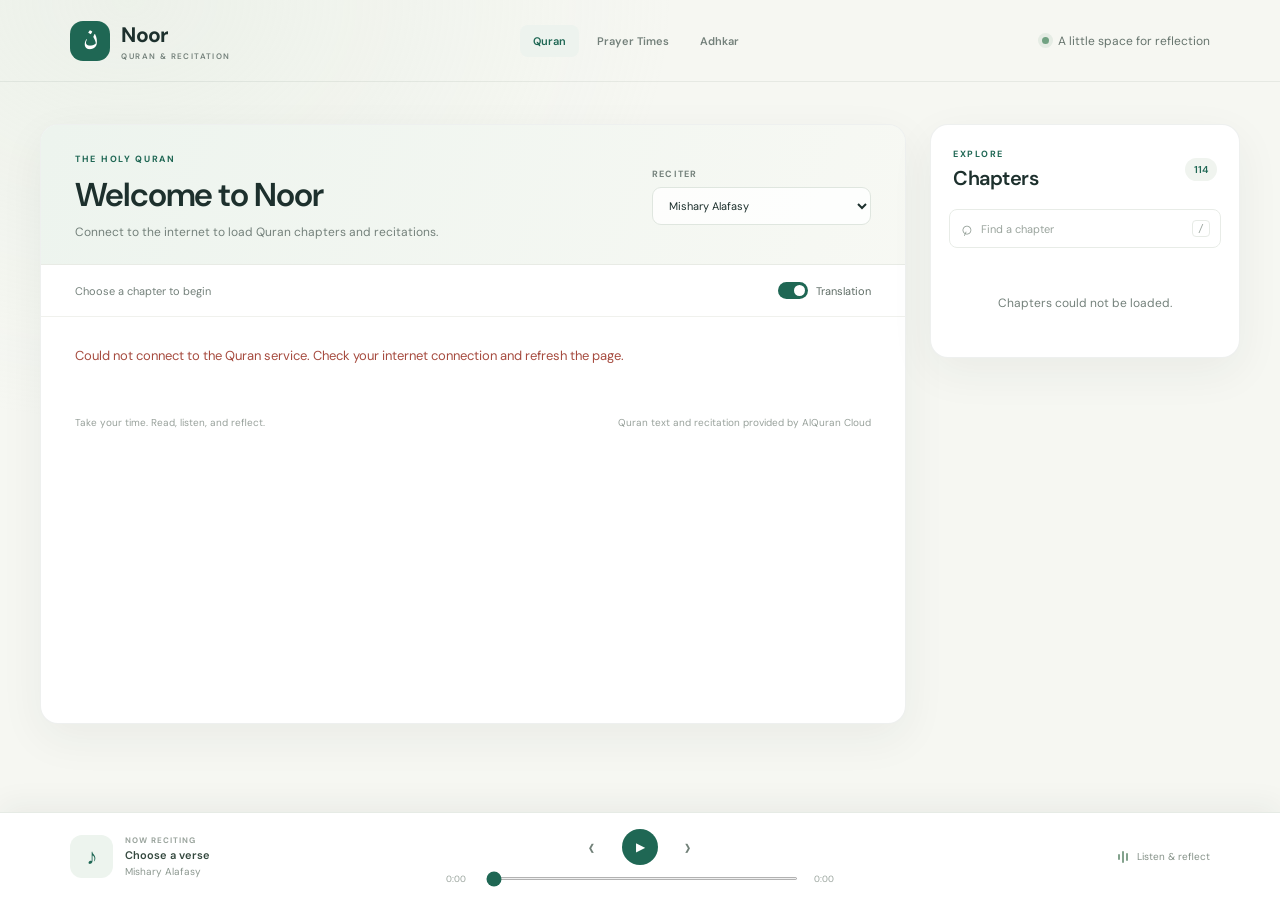
<file: index.html>
<!DOCTYPE html>
<html lang="en">
<head>
    <meta charset="UTF-8">
    <meta name="viewport" content="width=device-width, initial-scale=1.0">
    <meta name="theme-color" content="#f6f7f2">
    <meta name="description" content="Read the Quran and listen to beautiful recitations, one verse at a time.">
    <title>Noor — Quran Reader & Recitation</title>
    <link rel="preconnect" href="https://fonts.googleapis.com">
    <link rel="preconnect" href="https://fonts.gstatic.com" crossorigin>
    <link href="https://fonts.googleapis.com/css2?family=DM+Sans:wght@400;500;600;700&family=Amiri:wght@400;700&display=swap" rel="stylesheet">
    <link rel="stylesheet" href="style.css">
    <script src="script.js" defer></script>
</head>
<body>
    <header class="topbar">
        <a class="brand" href="index.html" aria-label="Noor home">
            <span class="brand-mark" aria-hidden="true">ن</span>
            <span>Noor<span class="brand-subtitle">QURAN & RECITATION</span></span>
        </a>
        <nav class="site-nav" aria-label="Main navigation">
            <a href="index.html" aria-current="page">Quran</a>
            <a href="prayer-times.html">Prayer Times</a>
            <a href="adhkar.html">Adhkar</a>
        </nav>
        <p class="topbar-note"><span class="status-dot"></span>A little space for reflection</p>
    </header>

    <main class="layout">
        <section class="reader-panel" aria-labelledby="surah-title">
            <div class="reader-heading">
                <div>
                    <p class="eyebrow">THE HOLY QURAN</p>
                    <h1 id="surah-title">Loading Quran…</h1>
                    <p id="surah-details" class="surah-details">Please wait while the reader is prepared.</p>
                </div>
                <div class="reader-actions">
                    <label class="select-label" for="reciter-select">RECITER</label>
                    <select id="reciter-select" aria-label="Choose reciter">
                        <option value="ar.alafasy">Mishary Alafasy</option>
                        <option value="ar.abdurrahmaansudais">Abdurrahman As-Sudais</option>
                        <option value="ar.husary">Mahmoud Khalil Al-Husary</option>
                        <option value="ar.minshawi">Mohamed Siddiq Al-Minshawi</option>
                    </select>
                </div>
            </div>

            <div class="reader-toolbar">
                <span id="reading-progress">Choose a chapter to begin</span>
                <label class="translation-toggle">
                    <input id="translation-toggle" type="checkbox" checked>
                    <span class="toggle-track" aria-hidden="true"></span>
                    <span>Translation</span>
                </label>
            </div>

            <div id="reader-message" class="reader-message" role="status" aria-live="polite">
                Loading chapters…
            </div>
            <div id="verses" class="verses" aria-live="polite"></div>
            <div class="reader-footer">
                <span>Take your time. Read, listen, and reflect.</span>
                <span>Quran text and recitation provided by AlQuran Cloud</span>
            </div>
        </section>

        <aside class="chapters-panel" aria-labelledby="chapters-heading">
            <div class="chapters-heading">
                <div>
                    <p class="eyebrow">EXPLORE</p>
                    <h2 id="chapters-heading">Chapters</h2>
                </div>
                <span id="chapter-count" class="chapter-count">114</span>
            </div>
            <label class="search-box">
                <span class="search-icon" aria-hidden="true">⌕</span>
                <input id="chapter-search" type="search" placeholder="Find a chapter" autocomplete="off" aria-label="Find a chapter">
                <kbd>/</kbd>
            </label>
            <div id="chapter-list" class="chapter-list" aria-label="Quran chapters"></div>
        </aside>
    </main>

    <footer class="audio-dock" aria-label="Audio player">
        <audio id="audio-player" preload="none"></audio>
        <div class="now-playing">
            <div class="audio-art" aria-hidden="true">♪</div>
            <div class="now-playing-copy">
                <span class="audio-overline">NOW RECITING</span>
                <strong id="audio-title">Choose a verse</strong>
                <span id="audio-reciter">Mishary Alafasy</span>
            </div>
        </div>
        <div class="player-controls">
            <div class="control-buttons">
                <button id="previous-verse" class="icon-button" type="button" aria-label="Previous verse" title="Previous verse">‹</button>
                <button id="play-button" class="play-button" type="button" aria-label="Play recitation" title="Play recitation">
                    <span id="play-icon" aria-hidden="true">▶</span>
                </button>
                <button id="next-verse" class="icon-button" type="button" aria-label="Next verse" title="Next verse">›</button>
            </div>
            <div class="seek-row">
                <span id="elapsed-time">0:00</span>
                <input id="seek-bar" type="range" min="0" max="100" value="0" aria-label="Audio position">
                <span id="duration-time">0:00</span>
            </div>
        </div>
        <div class="player-note"><span class="sound-bars" aria-hidden="true"><i></i><i></i><i></i></span><span>Listen & reflect</span></div>
    </footer>
</body>
</html>
</file>
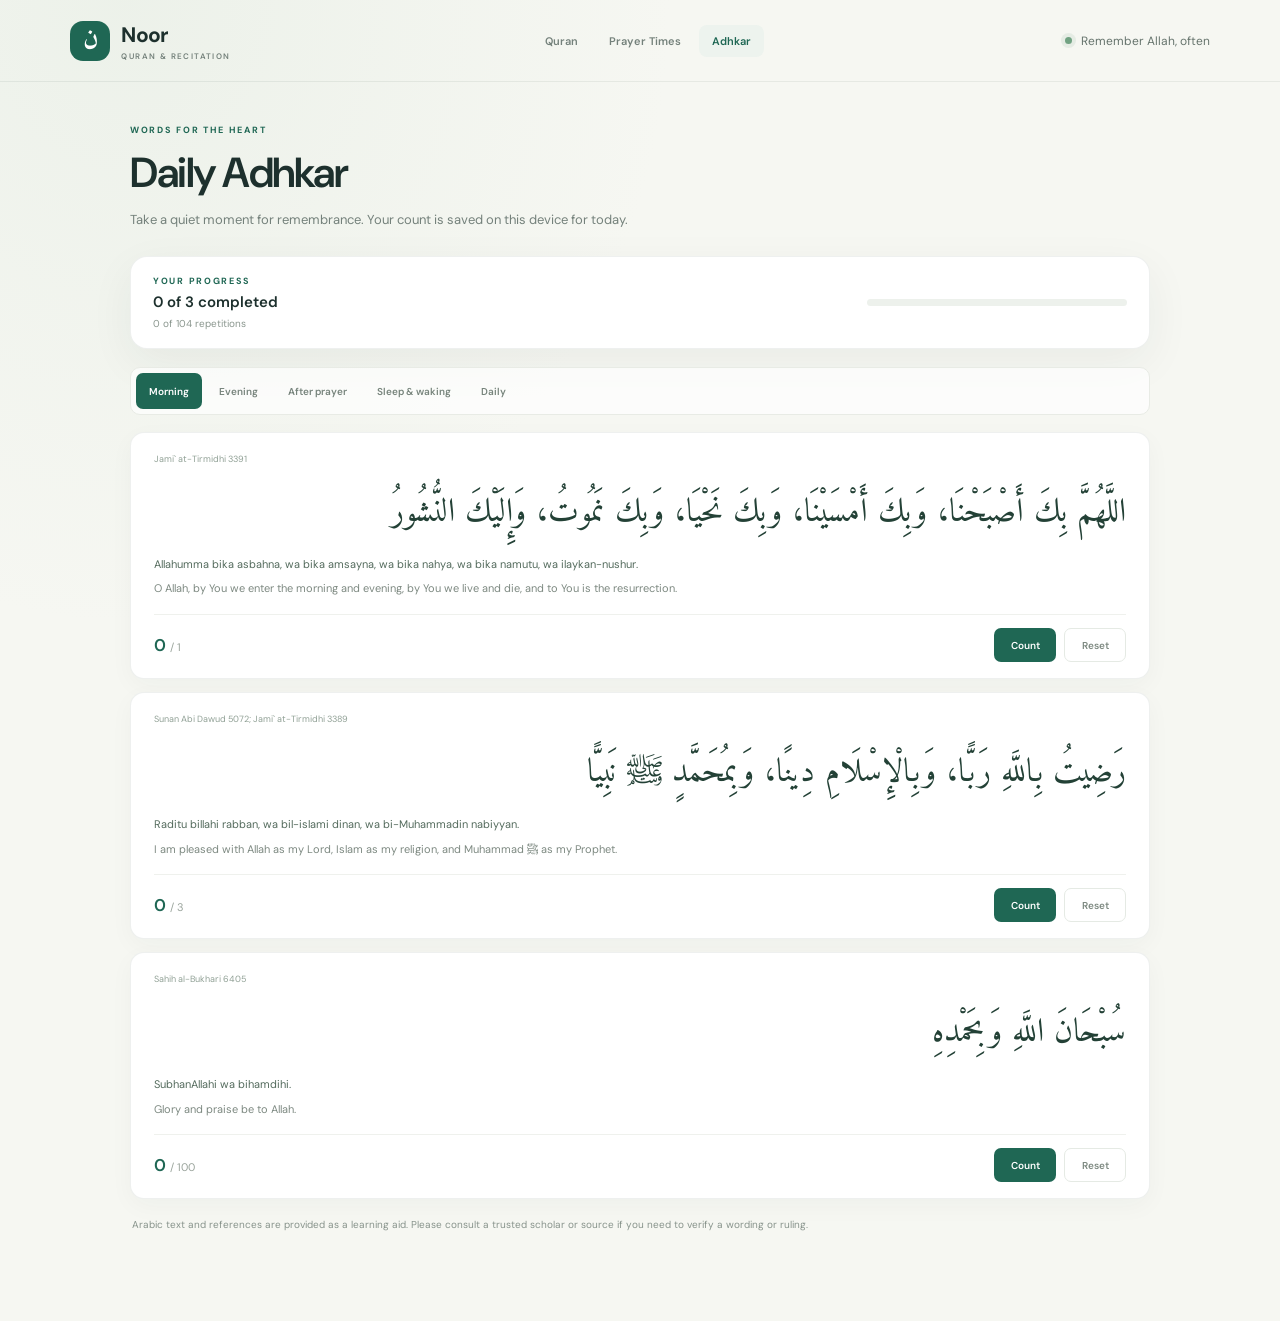
<file: adhkar.html>
<!DOCTYPE html>
<html lang="en">
<head>
    <meta charset="UTF-8">
    <meta name="viewport" content="width=device-width, initial-scale=1.0">
    <meta name="theme-color" content="#f6f7f2">
    <meta name="description" content="A calm, interactive collection of daily Muslim adhkar and remembrance.">
    <title>Adhkar — Noor</title>
    <link rel="preconnect" href="https://fonts.googleapis.com">
    <link rel="preconnect" href="https://fonts.gstatic.com" crossorigin>
    <link href="https://fonts.googleapis.com/css2?family=DM+Sans:wght@400;500;600;700&family=Amiri:wght@400;700&display=swap" rel="stylesheet">
    <link rel="stylesheet" href="style.css">
    <script src="adhkar.js" defer></script>
</head>
<body class="utility-page">
    <header class="topbar">
        <a class="brand" href="index.html" aria-label="Noor home">
            <span class="brand-mark" aria-hidden="true">ن</span>
            <span>Noor<span class="brand-subtitle">QURAN & RECITATION</span></span>
        </a>
        <nav class="site-nav" aria-label="Main navigation">
            <a href="index.html">Quran</a>
            <a href="prayer-times.html">Prayer Times</a>
            <a href="adhkar.html" aria-current="page">Adhkar</a>
        </nav>
        <p class="topbar-note"><span class="status-dot"></span>Remember Allah, often</p>
    </header>

    <main class="tool-page adhkar-page">
        <section class="page-intro">
            <p class="eyebrow">WORDS FOR THE HEART</p>
            <h1>Daily Adhkar</h1>
            <p>Take a quiet moment for remembrance. Your count is saved on this device for today.</p>
        </section>

        <section class="adhkar-overview tool-card" aria-label="Daily remembrance progress">
            <div class="overview-copy">
                <span class="eyebrow">YOUR PROGRESS</span>
                <strong id="progress-count">0 of 0 completed</strong>
                <span id="progress-hint">Choose a collection and begin at your own pace.</span>
            </div>
            <div class="progress-track" role="progressbar" aria-label="Collection progress" aria-valuemin="0" aria-valuemax="100" aria-valuenow="0">
                <span id="progress-fill"></span>
            </div>
        </section>

        <nav id="adhkar-categories" class="category-tabs" aria-label="Adhkar collection">
            <button type="button" class="category-tab is-active" data-category="morning" aria-pressed="true">Morning</button>
            <button type="button" class="category-tab" data-category="evening" aria-pressed="false">Evening</button>
            <button type="button" class="category-tab" data-category="afterPrayer" aria-pressed="false">After prayer</button>
            <button type="button" class="category-tab" data-category="sleep" aria-pressed="false">Sleep & waking</button>
            <button type="button" class="category-tab" data-category="daily" aria-pressed="false">Daily</button>
        </nav>

        <section id="adhkar-list" class="adhkar-list" aria-live="polite"></section>
        <p class="calculation-note">Arabic text and references are provided as a learning aid. Please consult a trusted scholar or source if you need to verify a wording or ruling.</p>
    </main>
</body>
</html>
</file>
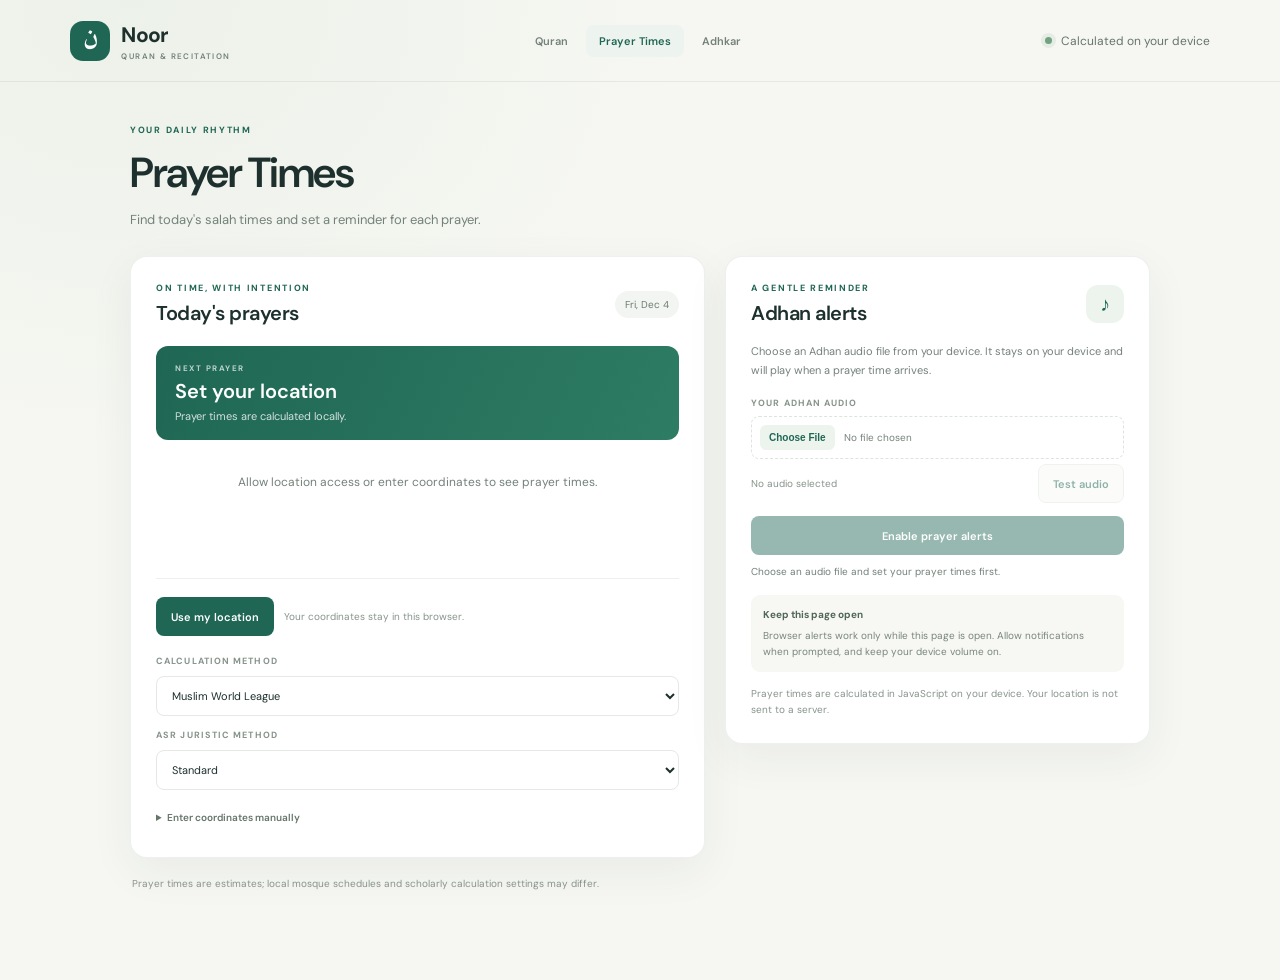
<file: prayer-times.html>
<!DOCTYPE html>
<html lang="en">
<head>
    <meta charset="UTF-8">
    <meta name="viewport" content="width=device-width, initial-scale=1.0">
    <meta name="theme-color" content="#f6f7f2">
    <meta name="description" content="Calculate local Muslim prayer times and set Adhan reminders.">
    <title>Prayer Times — Noor</title>
    <link rel="preconnect" href="https://fonts.googleapis.com">
    <link rel="preconnect" href="https://fonts.gstatic.com" crossorigin>
    <link href="https://fonts.googleapis.com/css2?family=DM+Sans:wght@400;500;600;700&family=Amiri:wght@400;700&display=swap" rel="stylesheet">
    <link rel="stylesheet" href="style.css">
    <script src="prayer-times.js" defer></script>
</head>
<body class="utility-page">
    <header class="topbar">
        <a class="brand" href="index.html" aria-label="Noor home">
            <span class="brand-mark" aria-hidden="true">ن</span>
            <span>Noor<span class="brand-subtitle">QURAN & RECITATION</span></span>
        </a>
        <nav class="site-nav" aria-label="Main navigation">
            <a href="index.html">Quran</a>
            <a href="prayer-times.html" aria-current="page">Prayer Times</a>
            <a href="adhkar.html">Adhkar</a>
        </nav>
        <p class="topbar-note"><span class="status-dot"></span>Calculated on your device</p>
    </header>

    <main class="tool-page">
        <section class="page-intro">
            <p class="eyebrow">YOUR DAILY RHYTHM</p>
            <h1>Prayer Times</h1>
            <p>Find today's salah times and set a reminder for each prayer.</p>
        </section>

        <div class="prayer-grid">
            <section class="tool-card prayer-card" aria-labelledby="today-heading">
                <div class="card-heading">
                    <div>
                        <p class="eyebrow">ON TIME, WITH INTENTION</p>
                        <h2 id="today-heading">Today's prayers</h2>
                    </div>
                    <span id="date-label" class="date-pill"></span>
                </div>

                <div id="next-prayer" class="next-prayer" aria-live="polite">
                    <span class="next-label">NEXT PRAYER</span>
                    <strong id="next-prayer-name">Set your location</strong>
                    <span id="next-prayer-time">Prayer times are calculated locally.</span>
                </div>

                <div class="prayer-list" id="prayer-list" aria-live="polite">
                    <p class="empty-search">Allow location access or enter coordinates to see prayer times.</p>
                </div>
                <p id="prayer-message" class="inline-message" role="status" aria-live="polite"></p>

                <div class="location-tools">
                    <div class="location-actions">
                        <button id="locate-button" class="primary-button" type="button">Use my location</button>
                        <span id="location-label" class="location-label">Your coordinates stay in this browser.</span>
                    </div>
                    <label class="field-label" for="method-select">CALCULATION METHOD</label>
                    <select id="method-select" class="form-control">
                        <option value="MWL">Muslim World League</option>
                        <option value="ISNA">ISNA</option>
                        <option value="Egypt">Egyptian General Authority</option>
                        <option value="Makkah">Umm Al-Qura, Makkah</option>
                        <option value="Karachi">University of Islamic Sciences, Karachi</option>
                    </select>
                    <label class="field-label" for="asr-method">ASR JURISTIC METHOD</label>
                    <select id="asr-method" class="form-control">
                        <option value="1">Standard</option>
                        <option value="2">Hanafi</option>
                    </select>
                    <details class="manual-location">
                        <summary>Enter coordinates manually</summary>
                        <form id="coordinates-form" class="coordinates-form">
                            <label>
                                Latitude
                                <input id="latitude-input" class="form-control" type="number" min="-90" max="90" step="any" placeholder="e.g. 24.7136" required>
                            </label>
                            <label>
                                Longitude
                                <input id="longitude-input" class="form-control" type="number" min="-180" max="180" step="any" placeholder="e.g. 46.6753" required>
                            </label>
                            <label>
                                UTC offset
                                <input id="timezone-input" class="form-control" type="number" min="-12" max="14" step="0.25" required>
                            </label>
                            <p class="coordinate-hint">Use the location's UTC offset (for example, Saudi Arabia is UTC+3).</p>
                            <button class="secondary-button" type="submit">Calculate times</button>
                        </form>
                    </details>
                </div>
            </section>

            <aside class="tool-card alert-card" aria-labelledby="alert-heading">
                <div class="card-heading">
                    <div>
                        <p class="eyebrow">A GENTLE REMINDER</p>
                        <h2 id="alert-heading">Adhan alerts</h2>
                    </div>
                    <span class="alert-icon" aria-hidden="true">♪</span>
                </div>
                <p class="card-description">Choose an Adhan audio file from your device. It stays on your device and will play when a prayer time arrives.</p>

                <label class="field-label" for="adhan-file">YOUR ADHAN AUDIO</label>
                <input id="adhan-file" class="file-input" type="file" accept="audio/*">
                <div class="audio-action-row">
                    <span id="audio-file-name" class="file-name">No audio selected</span>
                    <button id="test-audio-button" class="secondary-button" type="button" disabled>Test audio</button>
                </div>
                <audio id="adhan-audio" preload="auto"></audio>

                <button id="enable-alerts-button" class="primary-button full-button" type="button" disabled>Enable prayer alerts</button>
                <p id="alert-status" class="inline-message" role="status" aria-live="polite">Choose an audio file and set your prayer times first.</p>
                <div class="alert-note">
                    <strong>Keep this page open</strong>
                    <span>Browser alerts work only while this page is open. Allow notifications when prompted, and keep your device volume on.</span>
                </div>
                <p class="privacy-note">Prayer times are calculated in JavaScript on your device. Your location is not sent to a server.</p>
            </aside>
        </div>
        <p class="calculation-note">Prayer times are estimates; local mosque schedules and scholarly calculation settings may differ.</p>
    </main>
</body>
</html>
</file>
<file: style.css>
:root {
    color-scheme: light;
    --ink: #1d302d;
    --muted: #74817b;
    --green: #1f6754;
    --green-dark: #174e41;
    --green-soft: #eaf2ed;
    --gold: #c4934e;
    --line: #e8ebe5;
    --paper: #ffffff;
    --page: #f6f7f2;
    --shadow: 0 14px 45px rgba(32, 54, 46, 0.06);
}

* { box-sizing: border-box; }

body {
    margin: 0;
    padding-bottom: 112px;
    background:
        radial-gradient(ellipse at 10% 0%, rgba(216, 229, 216, 0.32), transparent 34rem),
        var(--page);
    color: var(--ink);
    font-family: "DM Sans", sans-serif;
}

button, input, select { font: inherit; }
button { cursor: pointer; }

.topbar {
    height: 82px;
    padding: 0 max(5.5vw, 24px);
    display: flex;
    align-items: center;
    justify-content: space-between;
    border-bottom: 1px solid rgba(38, 70, 56, 0.08);
}

.brand {
    display: flex;
    align-items: center;
    gap: 11px;
    color: var(--ink);
    text-decoration: none;
    font-size: 21px;
    font-weight: 700;
    letter-spacing: -0.7px;
}

.brand-mark {
    display: grid;
    place-items: center;
    width: 40px;
    height: 40px;
    border-radius: 13px;
    background: var(--green);
    color: #fff;
    font-family: "Amiri", serif;
    font-size: 27px;
    line-height: 1;
}

.brand-subtitle {
    display: block;
    margin-top: 2px;
    color: var(--muted);
    font-size: 8px;
    letter-spacing: 1.4px;
    font-weight: 600;
}

.topbar-note {
    display: flex;
    align-items: center;
    gap: 9px;
    margin: 0;
    color: #66746d;
    font-size: 12px;
}

.status-dot {
    width: 7px;
    height: 7px;
    border-radius: 50%;
    background: #71a282;
    box-shadow: 0 0 0 4px rgba(113, 162, 130, 0.13);
}

.site-nav {
    display: flex;
    align-items: center;
    gap: 5px;
}

.site-nav a {
    padding: 9px 13px;
    border-radius: 8px;
    color: #74817b;
    font-size: 11px;
    font-weight: 600;
    text-decoration: none;
    transition: color .18s ease, background .18s ease;
}

.site-nav a:hover, .site-nav a[aria-current="page"] {
    background: #edf3ee;
    color: var(--green);
}

.layout {
    width: min(1200px, calc(100% - 48px));
    margin: 42px auto 58px;
    display: grid;
    grid-template-columns: minmax(0, 1fr) 310px;
    align-items: start;
    gap: 24px;
}

.reader-panel, .chapters-panel {
    border: 1px solid rgba(45, 70, 56, 0.08);
    border-radius: 18px;
    background: var(--paper);
    box-shadow: var(--shadow);
}

.reader-panel { min-height: 600px; overflow: hidden; }

.reader-heading {
    min-height: 140px;
    padding: 28px 34px 24px;
    display: flex;
    align-items: center;
    justify-content: space-between;
    gap: 24px;
    background:
        linear-gradient(110deg, rgba(237, 244, 238, 0.96), rgba(250, 250, 245, 0.82)),
        var(--green-soft);
    border-bottom: 1px solid var(--line);
}

.eyebrow {
    margin: 0 0 8px;
    color: var(--green);
    font-size: 9px;
    font-weight: 700;
    letter-spacing: 1.7px;
}

h1, h2, p { overflow-wrap: anywhere; }

.reader-heading h1 {
    margin: 0;
    color: var(--ink);
    font-size: clamp(24px, 3vw, 33px);
    font-weight: 600;
    letter-spacing: -1.1px;
}

.surah-details {
    margin: 8px 0 0;
    color: var(--muted);
    font-size: 12px;
}

.reader-actions {
    min-width: 185px;
    display: grid;
    gap: 7px;
}

.select-label {
    color: var(--muted);
    font-size: 9px;
    font-weight: 700;
    letter-spacing: 1.2px;
}

.reader-actions select {
    width: 100%;
    padding: 10px 32px 10px 12px;
    border: 1px solid #dfe6df;
    border-radius: 9px;
    outline: none;
    background: rgba(255,255,255,.82);
    color: var(--ink);
    font-size: 11px;
}

.reader-actions select:focus, .search-box:focus-within {
    border-color: #75a38d;
    box-shadow: 0 0 0 3px rgba(66, 131, 98, 0.11);
}

.reader-toolbar {
    min-height: 52px;
    padding: 0 34px;
    display: flex;
    align-items: center;
    justify-content: space-between;
    border-bottom: 1px solid #f0f1ed;
    color: var(--muted);
    font-size: 11px;
}

.translation-toggle {
    display: flex;
    align-items: center;
    gap: 8px;
    color: #5f6d66;
    cursor: pointer;
    user-select: none;
}

.translation-toggle input {
    position: absolute;
    width: 1px;
    height: 1px;
    opacity: 0;
}

.toggle-track {
    position: relative;
    width: 30px;
    height: 17px;
    border-radius: 20px;
    background: #cbd3cc;
    transition: background .2s ease;
}

.toggle-track::after {
    position: absolute;
    top: 3px;
    left: 3px;
    width: 11px;
    height: 11px;
    border-radius: 50%;
    background: #fff;
    content: "";
    transition: transform .2s ease;
}

.translation-toggle input:checked + .toggle-track { background: var(--green); }
.translation-toggle input:checked + .toggle-track::after { transform: translateX(13px); }
.translation-toggle input:focus-visible + .toggle-track { outline: 3px solid rgba(66, 131, 98, .25); }

.reader-message {
    padding: 30px 34px;
    color: var(--muted);
    font-size: 13px;
}

.reader-message:empty { display: none; }
.reader-message.is-error { color: #a64b3f; }

.verses { padding: 0 34px; }

.verse {
    position: relative;
    padding: 26px 8px 24px;
    border-bottom: 1px solid #edf0eb;
    cursor: pointer;
    transition: background .18s ease, margin .18s ease, padding .18s ease;
}

.verse:hover { background: #fbfcf9; }
.verse.is-active {
    margin-right: -12px;
    margin-left: -12px;
    padding-right: 20px;
    padding-left: 20px;
    border-radius: 12px;
    background: #f0f6f1;
}

.verse-topline {
    display: flex;
    align-items: center;
    justify-content: space-between;
    margin-bottom: 14px;
}

.verse-number {
    display: inline-grid;
    place-items: center;
    width: 28px;
    height: 28px;
    border: 1px solid #e6ebe4;
    border-radius: 50%;
    color: var(--green);
    font-size: 10px;
    font-weight: 600;
}

.verse-play {
    padding: 6px 10px;
    border: 1px solid transparent;
    border-radius: 20px;
    background: transparent;
    color: #829087;
    font-size: 10px;
    opacity: 0;
    transition: opacity .18s ease, background .18s ease;
}

.verse:hover .verse-play, .verse.is-active .verse-play, .verse-play:focus-visible {
    opacity: 1;
}

.verse-play:hover { background: #e4eee6; color: var(--green); }

.verse-arabic {
    margin: 0;
    color: #203d34;
    font-family: "Amiri", serif;
    font-size: clamp(27px, 3.2vw, 38px);
    line-height: 1.9;
    text-align: right;
    direction: rtl;
}

.verse-translation {
    margin: 12px 0 0;
    color: #77827c;
    font-size: 13px;
    line-height: 1.8;
}

.verse-translation[hidden] { display: none; }

.reader-footer {
    min-height: 57px;
    padding: 0 34px;
    display: flex;
    align-items: center;
    justify-content: space-between;
    gap: 12px;
    color: #98a19b;
    font-size: 10px;
}

.chapters-panel {
    position: sticky;
    top: 20px;
    overflow: hidden;
}

.chapters-heading {
    padding: 23px 22px 18px;
    display: flex;
    align-items: center;
    justify-content: space-between;
}

.chapters-heading .eyebrow { margin-bottom: 5px; }
.chapters-heading h2 {
    margin: 0;
    font-size: 20px;
    font-weight: 600;
    letter-spacing: -.5px;
}

.chapter-count {
    padding: 5px 9px;
    border-radius: 20px;
    background: #f0f4ef;
    color: var(--green);
    font-size: 10px;
    font-weight: 600;
}

.search-box {
    height: 39px;
    margin: 0 18px 13px;
    padding: 0 10px;
    display: flex;
    align-items: center;
    gap: 8px;
    border: 1px solid #e8ece7;
    border-radius: 8px;
    color: #8d9991;
    transition: border-color .2s ease, box-shadow .2s ease;
}

.search-icon { font-size: 19px; line-height: 1; transform: rotate(-20deg); }
.search-box input {
    width: 100%;
    min-width: 0;
    border: 0;
    outline: 0;
    background: transparent;
    color: var(--ink);
    font-size: 11px;
}

.search-box input::placeholder { color: #9aa49d; }
.search-box kbd {
    padding: 2px 5px;
    border: 1px solid #e7ebe6;
    border-radius: 4px;
    color: #9ba59e;
    font-size: 10px;
}

.chapter-list {
    max-height: min(570px, calc(100vh - 260px));
    overflow-y: auto;
    padding: 0 10px 12px;
    scrollbar-color: #d7dfd8 transparent;
    scrollbar-width: thin;
}

.chapter-button {
    width: 100%;
    min-height: 54px;
    padding: 8px 10px;
    display: grid;
    grid-template-columns: 31px minmax(0, 1fr) auto;
    align-items: center;
    gap: 10px;
    border: 0;
    border-radius: 9px;
    background: transparent;
    color: var(--ink);
    text-align: left;
    transition: background .16s ease;
}

.chapter-button:hover { background: #f7f9f6; }
.chapter-button.is-selected { background: #edf4ee; }

.chapter-index {
    width: 27px;
    height: 27px;
    display: grid;
    place-items: center;
    transform: rotate(45deg);
    border: 1px solid #e1e9e1;
    border-radius: 7px;
    color: #688477;
    font-size: 9px;
}

.chapter-index span { transform: rotate(-45deg); }
.chapter-copy { min-width: 0; }
.chapter-name {
    display: block;
    overflow: hidden;
    color: #354940;
    font-size: 11px;
    font-weight: 600;
    text-overflow: ellipsis;
    white-space: nowrap;
}

.chapter-meta {
    display: block;
    margin-top: 4px;
    color: #98a29b;
    font-size: 9px;
}

.chapter-arabic {
    color: var(--green);
    font-family: "Amiri", serif;
    font-size: 19px;
}

.empty-search {
    padding: 22px 12px;
    color: var(--muted);
    font-size: 12px;
    text-align: center;
}

.audio-dock {
    position: fixed;
    z-index: 5;
    right: 0;
    bottom: 0;
    left: 0;
    min-height: 88px;
    padding: 13px max(5.5vw, 24px);
    display: grid;
    grid-template-columns: minmax(210px, 1fr) minmax(260px, 1.1fr) minmax(150px, 1fr);
    align-items: center;
    gap: 24px;
    border-top: 1px solid #e6ebe5;
    background: rgba(255, 255, 255, .96);
    box-shadow: 0 -7px 30px rgba(35, 54, 46, .06);
    backdrop-filter: blur(12px);
}

.now-playing { min-width: 0; display: flex; align-items: center; gap: 12px; }
.audio-art {
    width: 43px;
    height: 43px;
    flex: 0 0 auto;
    display: grid;
    place-items: center;
    border-radius: 12px;
    background: #edf4ee;
    color: var(--green);
    font-size: 22px;
}

.now-playing-copy { min-width: 0; display: grid; gap: 3px; }
.audio-overline { color: #9aa49d; font-size: 8px; font-weight: 700; letter-spacing: 1px; }
.now-playing-copy strong, .now-playing-copy > span:last-child {
    overflow: hidden;
    text-overflow: ellipsis;
    white-space: nowrap;
}
.now-playing-copy strong { color: #34483e; font-size: 11px; font-weight: 600; }
.now-playing-copy > span:last-child { color: #8c9890; font-size: 10px; }

.player-controls { width: 100%; max-width: 430px; justify-self: center; }
.control-buttons { display: flex; align-items: center; justify-content: center; gap: 16px; }

.icon-button, .play-button {
    display: grid;
    place-items: center;
    border: 0;
}

.icon-button {
    width: 28px;
    height: 28px;
    border-radius: 50%;
    background: transparent;
    color: #718078;
    font-size: 26px;
    line-height: 1;
}

.icon-button:hover { background: #f0f4f0; color: var(--green); }
.play-button {
    width: 36px;
    height: 36px;
    border-radius: 50%;
    background: var(--green);
    color: #fff;
    font-size: 12px;
    transition: transform .15s ease, background .15s ease;
}

.play-button:hover { transform: scale(1.05); background: var(--green-dark); }
#play-icon { margin-left: 2px; }
#play-icon.is-paused { margin-left: 0; }

.seek-row {
    margin-top: 8px;
    display: grid;
    grid-template-columns: 30px minmax(0, 1fr) 30px;
    align-items: center;
    gap: 8px;
    color: #9ba59e;
    font-size: 9px;
}

.seek-row input {
    width: 100%;
    height: 3px;
    accent-color: var(--green);
    cursor: pointer;
}

.seek-row span:last-child { text-align: right; }
.player-note {
    justify-self: end;
    display: flex;
    align-items: center;
    gap: 9px;
    color: #859188;
    font-size: 10px;
}

.sound-bars { height: 17px; display: flex; align-items: center; gap: 2px; }
.sound-bars i { width: 2px; height: 6px; border-radius: 2px; background: #83a28d; }
.sound-bars i:nth-child(2) { height: 12px; }
.sound-bars i:nth-child(3) { height: 8px; }
.audio-dock.is-playing .sound-bars i { animation: sound-wave .65s ease-in-out infinite alternate; }
.audio-dock.is-playing .sound-bars i:nth-child(2) { animation-delay: .2s; }
.audio-dock.is-playing .sound-bars i:nth-child(3) { animation-delay: .35s; }

@keyframes sound-wave { to { transform: scaleY(.4); } }

.utility-page { padding-bottom: 24px; }

.tool-page {
    width: min(1020px, calc(100% - 48px));
    margin: 42px auto 64px;
}

.page-intro { margin: 0 0 25px; }
.page-intro .eyebrow { margin-bottom: 9px; }
.page-intro h1 {
    margin: 0;
    color: var(--ink);
    font-size: clamp(30px, 4vw, 42px);
    font-weight: 600;
    letter-spacing: -1.5px;
}

.page-intro > p:last-child {
    margin: 9px 0 0;
    color: var(--muted);
    font-size: 13px;
    line-height: 1.7;
}

.prayer-grid {
    display: grid;
    grid-template-columns: minmax(0, 1.15fr) minmax(290px, .85fr);
    align-items: start;
    gap: 20px;
}

.tool-card {
    border: 1px solid rgba(45, 70, 56, 0.08);
    border-radius: 17px;
    background: var(--paper);
    box-shadow: var(--shadow);
}

.prayer-card, .alert-card { padding: 25px; }
.card-heading {
    display: flex;
    align-items: center;
    justify-content: space-between;
    gap: 15px;
}

.card-heading .eyebrow { margin-bottom: 6px; }
.card-heading h2 {
    margin: 0;
    color: var(--ink);
    font-size: 20px;
    font-weight: 600;
    letter-spacing: -.5px;
}

.date-pill {
    padding: 7px 10px;
    border-radius: 20px;
    background: #f2f5f1;
    color: #6a7c70;
    font-size: 10px;
    white-space: nowrap;
}

.next-prayer {
    margin: 20px 0 12px;
    padding: 17px 19px;
    display: grid;
    gap: 5px;
    border-radius: 12px;
    background: linear-gradient(115deg, #1f6754, #2e7c63);
    color: #fff;
}

.next-label { color: rgba(255,255,255,.7); font-size: 8px; font-weight: 700; letter-spacing: 1.5px; }
.next-prayer strong { font-size: 20px; font-weight: 600; }
.next-prayer > span:last-child { color: rgba(255,255,255,.8); font-size: 11px; }

.prayer-list { min-height: 110px; }
.prayer-row {
    min-height: 54px;
    padding: 8px 4px;
    display: flex;
    align-items: center;
    justify-content: space-between;
    border-bottom: 1px solid #edf0eb;
}

.prayer-name { display: flex; align-items: center; gap: 10px; }
.prayer-name strong { color: #354940; font-size: 12px; font-weight: 600; }
.prayer-name span { color: #7c9184; font-family: "Amiri", serif; font-size: 16px; }
.prayer-time { color: var(--green); font-size: 13px; font-weight: 600; }

.location-tools {
    margin-top: 16px;
    padding-top: 18px;
    display: grid;
    gap: 9px;
    border-top: 1px solid #edf0eb;
}

.location-actions {
    margin-bottom: 6px;
    display: flex;
    align-items: center;
    flex-wrap: wrap;
    gap: 10px;
}

.location-label, .privacy-note, .calculation-note {
    color: #87938b;
    font-size: 10px;
    line-height: 1.6;
}

.field-label {
    display: block;
    margin-top: 4px;
    color: #87938b;
    font-size: 9px;
    font-weight: 700;
    letter-spacing: 1.1px;
}

.form-control {
    width: 100%;
    min-height: 40px;
    padding: 9px 11px;
    border: 1px solid #e4e9e3;
    border-radius: 8px;
    outline: none;
    background: #fff;
    color: var(--ink);
    font-size: 11px;
}

.form-control:focus, .file-input:focus-visible {
    border-color: #75a38d;
    box-shadow: 0 0 0 3px rgba(66, 131, 98, 0.11);
}

.primary-button, .secondary-button {
    min-height: 39px;
    padding: 9px 14px;
    border: 1px solid transparent;
    border-radius: 8px;
    font-size: 11px;
    font-weight: 600;
    transition: background .18s ease, border-color .18s ease, transform .15s ease;
}

.primary-button { background: var(--green); color: #fff; }
.primary-button:hover:not(:disabled) { transform: translateY(-1px); background: var(--green-dark); }
.primary-button:disabled { cursor: not-allowed; opacity: .46; }
.primary-button.is-enabled { background: #547a62; }
.secondary-button { border-color: #e1e9e1; background: #f8faf7; color: var(--green); }
.secondary-button:hover:not(:disabled) { border-color: #cbd9ce; background: #f0f5f0; }
.secondary-button:disabled { cursor: not-allowed; opacity: .5; }

.manual-location { margin-top: 4px; }
.manual-location summary {
    padding: 8px 0;
    color: #65756a;
    cursor: pointer;
    font-size: 10px;
    font-weight: 600;
}

.coordinates-form { display: grid; grid-template-columns: repeat(3, minmax(0, 1fr)); gap: 9px; }
.coordinates-form label { display: grid; gap: 5px; color: #78857d; font-size: 10px; }
.coordinate-hint { grid-column: 1 / -1; margin: 0; color: #8a968e; font-size: 9px; line-height: 1.5; }
.coordinates-form .secondary-button { grid-column: 1 / -1; justify-self: start; }

.alert-card .card-description {
    margin: 16px 0 18px;
    color: var(--muted);
    font-size: 11px;
    line-height: 1.7;
}

.alert-icon {
    width: 38px;
    height: 38px;
    display: grid;
    place-items: center;
    border-radius: 12px;
    background: #edf4ee;
    color: var(--green);
    font-size: 20px;
}

.file-input {
    width: 100%;
    margin-top: 7px;
    padding: 8px;
    border: 1px dashed #dce5dc;
    border-radius: 8px;
    color: #758279;
    font-size: 10px;
}

.file-input::file-selector-button {
    margin-right: 9px;
    padding: 7px 9px;
    border: 0;
    border-radius: 6px;
    background: #edf4ee;
    color: var(--green);
    font-size: 10px;
    font-weight: 600;
    cursor: pointer;
}

.audio-action-row {
    min-height: 38px;
    margin: 5px 0 13px;
    display: flex;
    align-items: center;
    justify-content: space-between;
    gap: 8px;
}

.file-name {
    overflow: hidden;
    color: #87938b;
    font-size: 10px;
    text-overflow: ellipsis;
    white-space: nowrap;
}

.full-button { width: 100%; }
.inline-message {
    min-height: 16px;
    margin: 9px 0;
    color: #718078;
    font-size: 10px;
    line-height: 1.6;
}

.inline-message:empty { display: none; }
.inline-message.is-error { color: #a64b3f; }

.alert-note {
    margin-top: 15px;
    padding: 12px;
    display: grid;
    gap: 5px;
    border-radius: 9px;
    background: #f7f8f4;
    color: #78857d;
    font-size: 10px;
    line-height: 1.6;
}

.alert-note strong { color: #506657; font-size: 10px; }
.privacy-note { margin: 14px 0 0; }
.calculation-note { margin: 18px 2px 0; }

.adhkar-overview {
    margin-bottom: 18px;
    padding: 18px 22px;
    display: flex;
    align-items: center;
    justify-content: space-between;
    gap: 25px;
}

.overview-copy { display: grid; gap: 5px; }
.overview-copy .eyebrow { margin: 0; }
.overview-copy strong { color: var(--ink); font-size: 15px; font-weight: 600; }
.overview-copy > span:last-child { color: #8a968e; font-size: 10px; }

.progress-track {
    width: min(260px, 35%);
    height: 7px;
    overflow: hidden;
    border-radius: 10px;
    background: #edf1ec;
}

.progress-track > span {
    display: block;
    width: 0;
    height: 100%;
    border-radius: inherit;
    background: linear-gradient(90deg, #5c9875, #247157);
    transition: width .25s ease;
}

.category-tabs {
    margin-bottom: 17px;
    padding: 5px;
    display: flex;
    gap: 4px;
    overflow-x: auto;
    border: 1px solid #e8ebe5;
    border-radius: 10px;
    background: rgba(255,255,255,.7);
    scrollbar-width: thin;
}

.category-tab {
    flex: 0 0 auto;
    min-height: 36px;
    padding: 8px 13px;
    border: 0;
    border-radius: 7px;
    background: transparent;
    color: #77847c;
    font-size: 10px;
    font-weight: 600;
}

.category-tab:hover { background: #f5f7f3; color: var(--green); }
.category-tab.is-active { background: var(--green); color: #fff; }

.adhkar-list { display: grid; gap: 13px; }
.adhkar-card {
    padding: 20px 23px 16px;
    border: 1px solid rgba(45, 70, 56, 0.08);
    border-radius: 14px;
    background: #fff;
    box-shadow: 0 7px 24px rgba(32, 54, 46, 0.035);
}

.adhkar-card-top { display: flex; align-items: center; justify-content: space-between; }
.hadith-reference { color: #90a095; font-size: 9px; }
.adhkar-arabic {
    margin: 17px 0 10px;
    color: #234136;
    font-family: "Amiri", serif;
    font-size: clamp(25px, 3vw, 33px);
    line-height: 1.9;
    text-align: right;
}

.adhkar-transliteration {
    margin: 0 0 6px;
    color: #546b5d;
    font-size: 11px;
    line-height: 1.7;
}

.adhkar-meaning {
    margin: 0;
    color: #7d8981;
    font-size: 11px;
    line-height: 1.7;
}

.adhkar-card-footer {
    margin-top: 16px;
    padding-top: 13px;
    display: flex;
    align-items: center;
    justify-content: space-between;
    gap: 12px;
    border-top: 1px solid #eff1ed;
}

.counter-display {
    display: flex;
    align-items: baseline;
    gap: 4px;
    color: #9aa49c;
    font-size: 11px;
}

.counter-display strong { color: var(--green); font-size: 17px; font-weight: 600; }
.counter-actions { display: flex; align-items: center; gap: 8px; }
.count-button, .counter-reset {
    min-width: 62px;
    min-height: 34px;
    padding: 7px 11px;
    border: 1px solid transparent;
    border-radius: 7px;
    font-size: 10px;
    font-weight: 600;
}

.count-button { background: var(--green); color: #fff; }
.count-button:hover:not(:disabled) { background: var(--green-dark); }
.count-button:disabled { background: #e7eee8; color: #6b8373; cursor: default; }
.counter-reset { border-color: #e5eae4; background: #fff; color: #7d8981; }
.counter-reset:hover { background: #f7f8f5; }

@media (max-width: 900px) {
    .layout { grid-template-columns: minmax(0, 1fr) 265px; gap: 16px; }
    .reader-heading { padding-right: 24px; padding-left: 24px; }
    .reader-toolbar, .verses, .reader-footer { padding-right: 24px; padding-left: 24px; }
    .audio-dock { grid-template-columns: minmax(170px, 1fr) minmax(240px, 1.3fr); }
    .player-note { display: none; }
    .topbar { padding-right: 24px; padding-left: 24px; }
    .site-nav a { padding-right: 9px; padding-left: 9px; }
    .topbar-note { font-size: 10px; }
}

@media (max-width: 680px) {
    body { padding-bottom: 138px; }
    .utility-page { padding-bottom: 16px; }
    .topbar {
        height: auto;
        min-height: 70px;
        padding: 10px 18px 8px;
        flex-wrap: wrap;
        gap: 8px;
    }
    .site-nav { order: 3; width: 100%; justify-content: center; }
    .site-nav a { padding: 8px 12px; }
    .topbar-note { max-width: 145px; font-size: 9px; }
    .layout {
        width: min(100% - 28px, 520px);
        margin: 20px auto 30px;
        grid-template-columns: 1fr;
        gap: 16px;
    }
    .chapters-panel { position: static; grid-row: 1; }
    .chapter-list { max-height: 230px; }
    .reader-heading { min-height: 0; align-items: flex-start; flex-direction: column; gap: 18px; padding: 24px 20px; }
    .reader-actions { width: 100%; }
    .reader-toolbar { padding: 0 20px; }
    .verses { padding: 0 20px; }
    .reader-footer { align-items: flex-start; flex-direction: column; justify-content: center; padding: 13px 20px; }
    .verse-arabic { font-size: 30px; }
    .verse-play { opacity: 1; }
    .audio-dock {
        min-height: 112px;
        padding: 10px 16px 13px;
        grid-template-columns: minmax(0, 1fr) auto;
        gap: 8px 12px;
    }
    .now-playing { grid-column: 1; }
    .audio-art { width: 38px; height: 38px; }
    .player-controls { grid-column: 1 / -1; grid-row: 2; max-width: none; display: grid; grid-template-columns: auto minmax(120px, 1fr); align-items: center; gap: 12px; }
    .control-buttons { gap: 8px; }
    .seek-row { margin-top: 0; gap: 5px; }
    .icon-button { width: 25px; height: 25px; }
    .play-button { width: 32px; height: 32px; }
    .player-note { display: none; }
    .tool-page { width: min(100% - 28px, 520px); margin: 26px auto 40px; }
    .prayer-grid { grid-template-columns: 1fr; gap: 14px; }
    .prayer-card, .alert-card { padding: 20px; }
    .adhkar-overview { align-items: flex-start; flex-direction: column; gap: 14px; padding: 17px; }
    .progress-track { width: 100%; }
    .adhkar-card { padding: 17px; }
}

@media (max-width: 380px) {
    .topbar-note { max-width: 120px; }
    .seek-row { grid-template-columns: 26px minmax(0, 1fr) 26px; font-size: 8px; }
    .player-controls { gap: 7px; }
    .date-pill { font-size: 9px; }
    .coordinates-form { grid-template-columns: 1fr; }
    .coordinates-form .secondary-button { grid-column: auto; }
    .coordinate-hint { grid-column: auto; }
}
</file>
